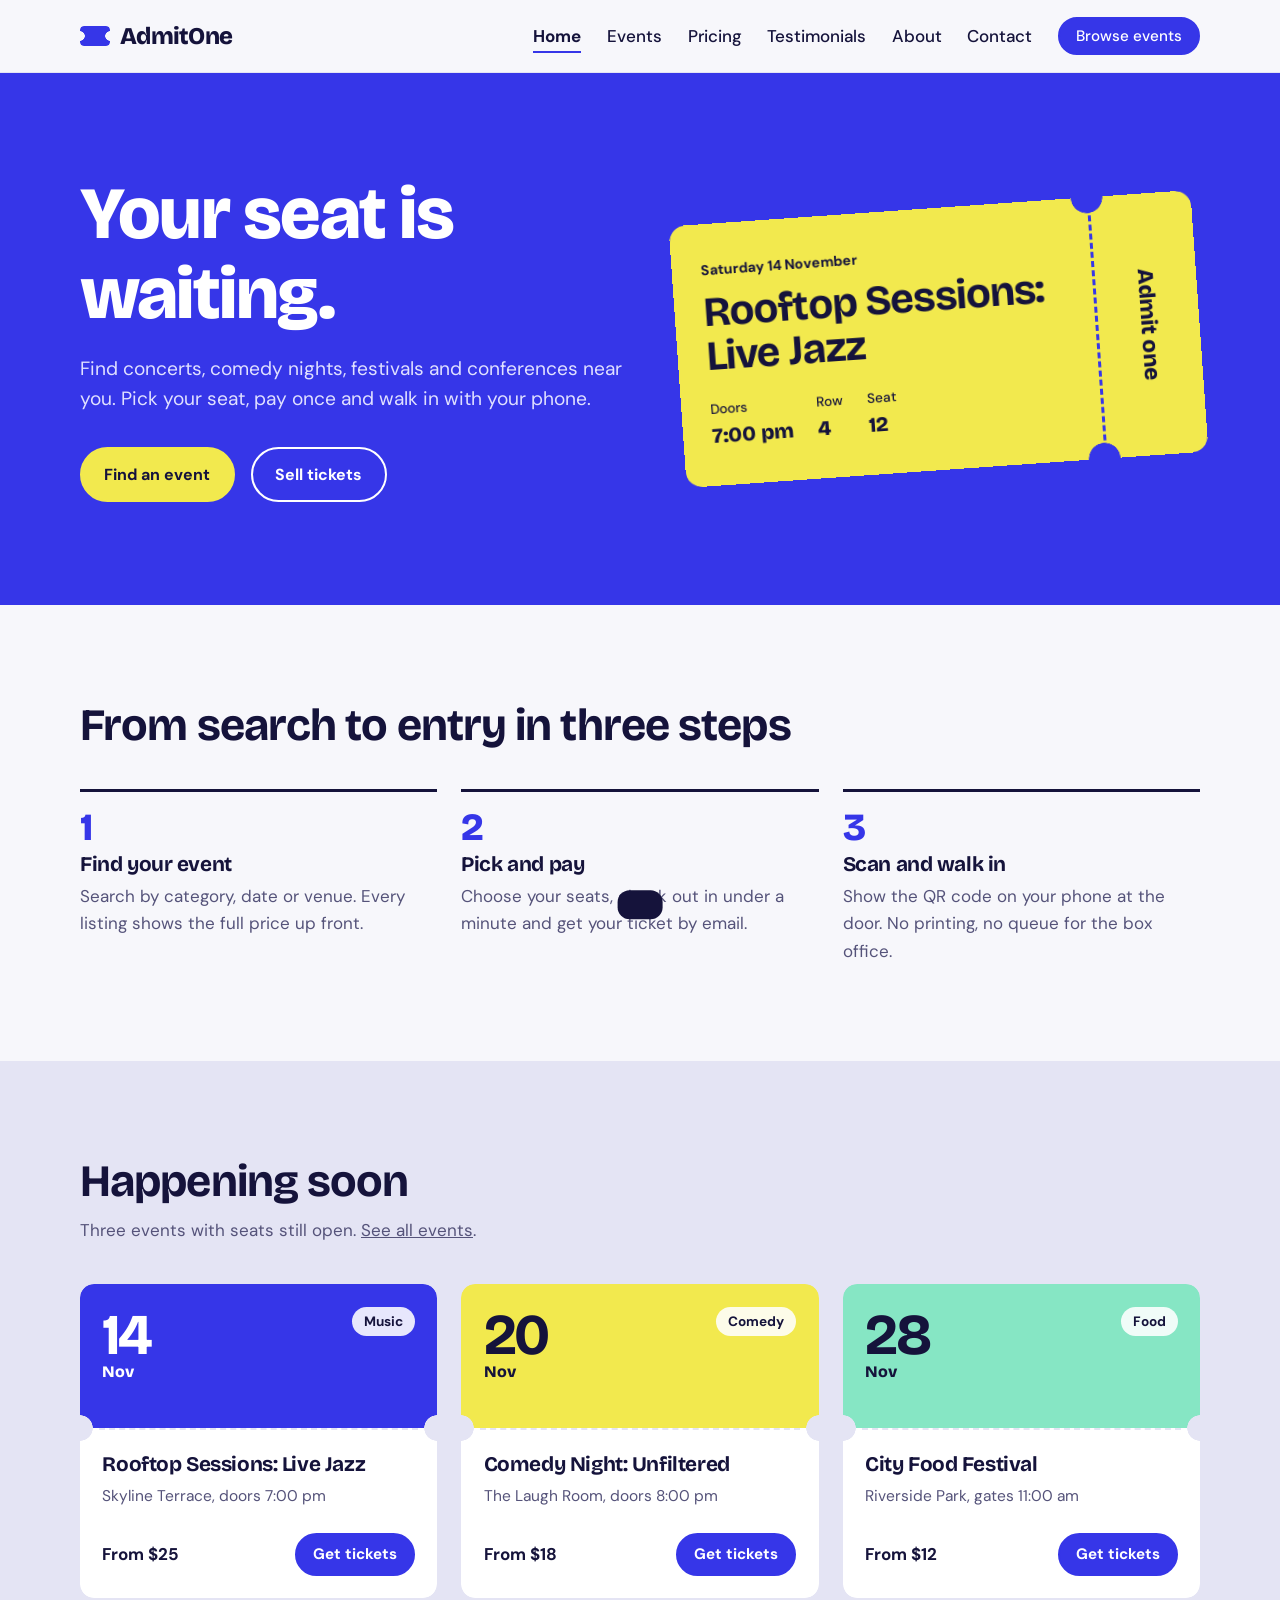
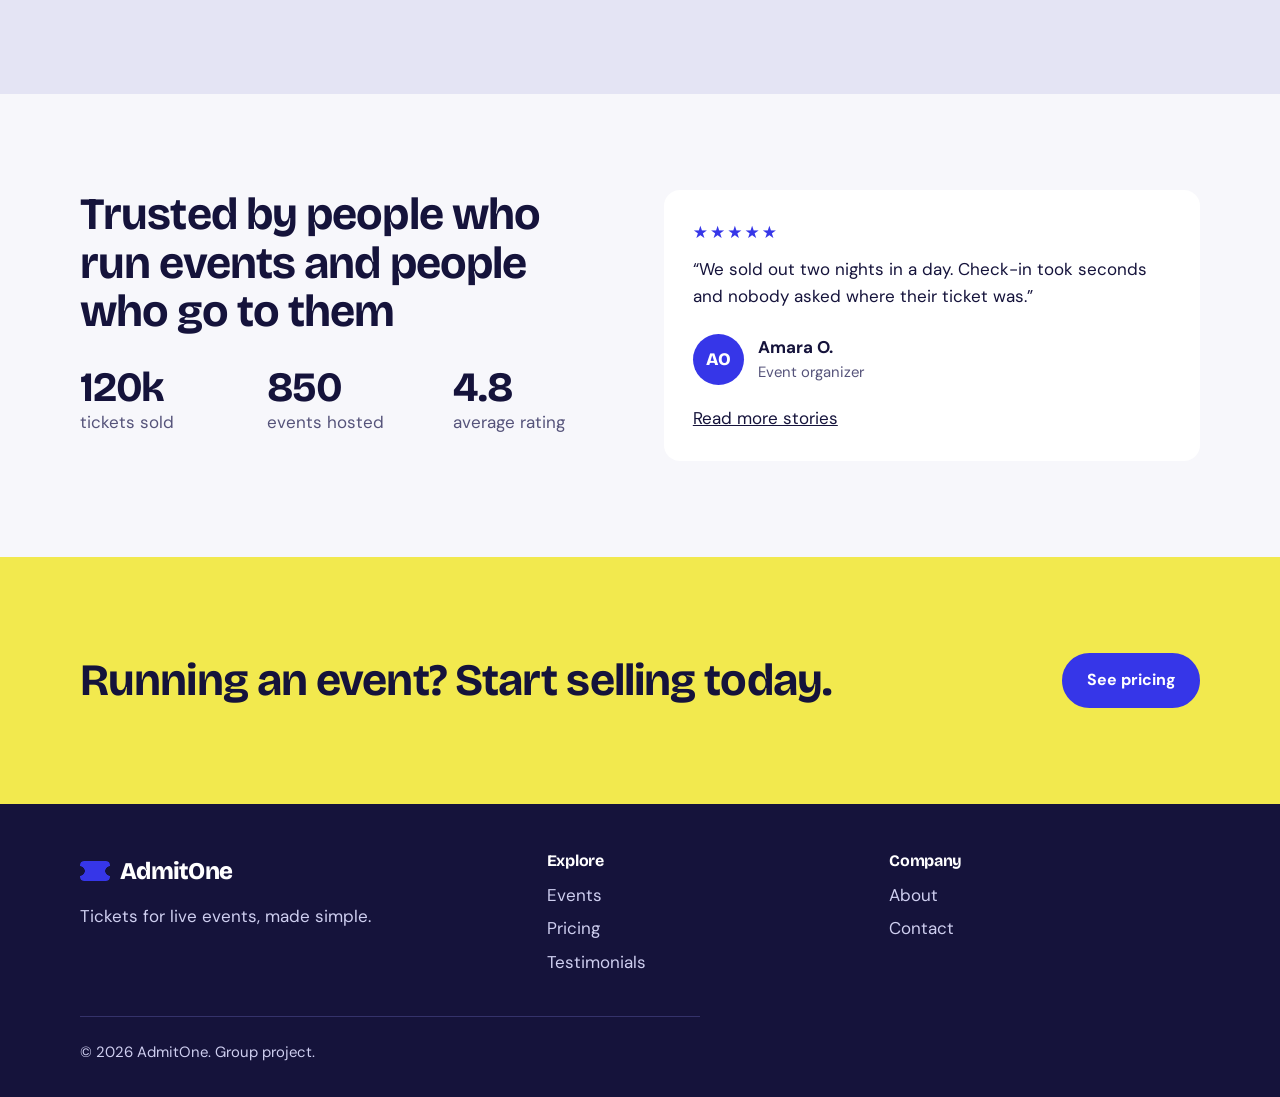
<file: index.html>
<!DOCTYPE html>
<html lang="en">
<head>
  <meta charset="UTF-8">
  <meta name="viewport" content="width=device-width, initial-scale=1">
  <title>AdmitOne | Tickets for live events</title>
  <meta name="description" content="Find live events, buy tickets in minutes and get in with your phone.">
  <link rel="preconnect" href="https://fonts.googleapis.com">
  <link rel="preconnect" href="https://fonts.gstatic.com" crossorigin>
  <link href="https://fonts.googleapis.com/css2?family=Bricolage+Grotesque:opsz,wght@12..96,500;12..96,700;12..96,800&family=DM+Sans:wght@400;500;700&display=swap" rel="stylesheet">
  <link rel="stylesheet" href="css/style.css">
</head>
<body>

  <!-- ===== HEADER (same on every page) ===== -->
  <header class="site-header">
    <nav class="container nav" aria-label="Main">
      <a class="logo" href="index.html"><span class="logo-mark" aria-hidden="true"></span>AdmitOne</a>
      <button class="nav-toggle" aria-expanded="false" aria-controls="nav-links">Menu</button>
      <ul class="nav-links" id="nav-links">
        <li><a href="index.html" aria-current="page">Home</a></li>
        <li><a href="events.html">Events</a></li>
        <li><a href="pricing.html">Pricing</a></li>
        <li><a href="testimonials.html">Testimonials</a></li>
        <li><a href="about.html">About</a></li>
        <li><a href="contact.html">Contact</a></li>
        <li><a class="btn btn-small" href="events.html">Browse events</a></li>
      </ul>
    </nav>
  </header>

  <main>
    <!-- ===== HERO ===== -->
    <section class="hero on-dark">
      <div class="container hero-grid">
        <div>
          <h1>Your seat is waiting.</h1>
          <p>Find concerts, comedy nights, festivals and conferences near you. Pick your seat, pay once and walk in with your phone.</p>
          <div class="hero-actions">
            <a class="btn btn-lemon" href="events.html">Find an event</a>
            <a class="btn btn-outline" href="pricing.html">Sell tickets</a>
          </div>
        </div>

        <div class="stub" aria-label="Example ticket for Rooftop Sessions">
          <div class="stub-main notch-r">
            <small>Saturday 14 November</small>
            <h2>Rooftop Sessions: Live Jazz</h2>
            <dl>
              <div><dt>Doors</dt><dd>7:00 pm</dd></div>
              <div><dt>Row</dt><dd>4</dd></div>
              <div><dt>Seat</dt><dd>12</dd></div>
            </dl>
          </div>
          <div class="stub-side notch-l"><span>Admit one</span></div>
        </div>
      </div>
    </section>

    <!-- ===== HOW IT WORKS ===== -->
    <section class="section">
      <div class="container">
        <div class="section-head">
          <h2>From search to entry in three steps</h2>
        </div>
        <ol class="steps">
          <li>
            <h3>Find your event</h3>
            <p>Search by category, date or venue. Every listing shows the full price up front.</p>
          </li>
          <li>
            <h3>Pick and pay</h3>
            <p>Choose your seats, check out in under a minute and get your ticket by email.</p>
          </li>
          <li>
            <h3>Scan and walk in</h3>
            <p>Show the QR code on your phone at the door. No printing, no queue for the box office.</p>
          </li>
        </ol>
      </div>
    </section>

    <!-- ===== FEATURED EVENTS ===== -->
    <section class="section section-alt">
      <div class="container">
        <div class="section-head">
          <h2>Happening soon</h2>
          <p>Three events with seats still open. <a href="events.html">See all events</a>.</p>
        </div>
        <div class="grid">

          <article class="ticket" data-category="Music">
            <div class="ticket-top notch-b c1">
              <span class="date"><b>14</b>Nov</span><span class="chip">Music</span>
            </div>
            <div class="ticket-body notch-t">
              <h3>Rooftop Sessions: Live Jazz</h3>
              <p class="meta">Skyline Terrace, doors 7:00 pm</p>
              <div class="ticket-foot"><span class="price">From $25</span><a class="btn btn-small" href="#" data-buy>Get tickets</a></div>
            </div>
          </article>

          <article class="ticket" data-category="Comedy">
            <div class="ticket-top notch-b c2">
              <span class="date"><b>20</b>Nov</span><span class="chip">Comedy</span>
            </div>
            <div class="ticket-body notch-t">
              <h3>Comedy Night: Unfiltered</h3>
              <p class="meta">The Laugh Room, doors 8:00 pm</p>
              <div class="ticket-foot"><span class="price">From $18</span><a class="btn btn-small" href="#" data-buy>Get tickets</a></div>
            </div>
          </article>

          <article class="ticket" data-category="Food">
            <div class="ticket-top notch-b c5">
              <span class="date"><b>28</b>Nov</span><span class="chip">Food</span>
            </div>
            <div class="ticket-body notch-t">
              <h3>City Food Festival</h3>
              <p class="meta">Riverside Park, gates 11:00 am</p>
              <div class="ticket-foot"><span class="price">From $12</span><a class="btn btn-small" href="#" data-buy>Get tickets</a></div>
            </div>
          </article>

        </div>
      </div>
    </section>

    <!-- ===== SOCIAL PROOF ===== -->
    <section class="section">
      <div class="container split">
        <div>
          <h2>Trusted by people who run events and people who go to them</h2>
          <div class="stat-row">
            <div class="stat"><b>120k</b><span>tickets sold</span></div>
            <div class="stat"><b>850</b><span>events hosted</span></div>
            <div class="stat"><b>4.8</b><span>average rating</span></div>
          </div>
        </div>
        <div class="card">
          <p class="stars" aria-label="5 out of 5 stars">★★★★★</p>
          <p>“We sold out two nights in a day. Check-in took seconds and nobody asked where their ticket was.”</p>
          <div class="who">
            <div class="avatar c1" aria-hidden="true">AO</div>
            <div><strong>Amara O.</strong><span>Event organizer</span></div>
          </div>
          <p style="margin-top:1.2rem"><a href="testimonials.html">Read more stories</a></p>
        </div>
      </div>
    </section>

    <!-- ===== CTA ===== -->
    <section class="cta section">
      <div class="container">
        <h2>Running an event? Start selling today.</h2>
        <a class="btn" href="pricing.html">See pricing</a>
      </div>
    </section>
  </main>

  <!-- ===== FOOTER (same on every page) ===== -->
  <footer class="site-footer">
    <div class="container">
      <div class="footer-grid">
        <div>
          <a class="logo" href="index.html"><span class="logo-mark" aria-hidden="true"></span>AdmitOne</a>
          <p>Tickets for live events, made simple.</p>
        </div>
        <div>
          <h4>Explore</h4>
          <ul>
            <li><a href="events.html">Events</a></li>
            <li><a href="pricing.html">Pricing</a></li>
            <li><a href="testimonials.html">Testimonials</a></li>
          </ul>
        </div>
        <div>
          <h4>Company</h4>
          <ul>
            <li><a href="about.html">About</a></li>
            <li><a href="contact.html">Contact</a></li>
          </ul>
        </div>
      </div>
      <p class="copyright">© <span class="year">2026</span> AdmitOne. Group project.</p>
    </div>
  </footer>

  <script src="js/main.js"></script>
</body>
</html>
</file>
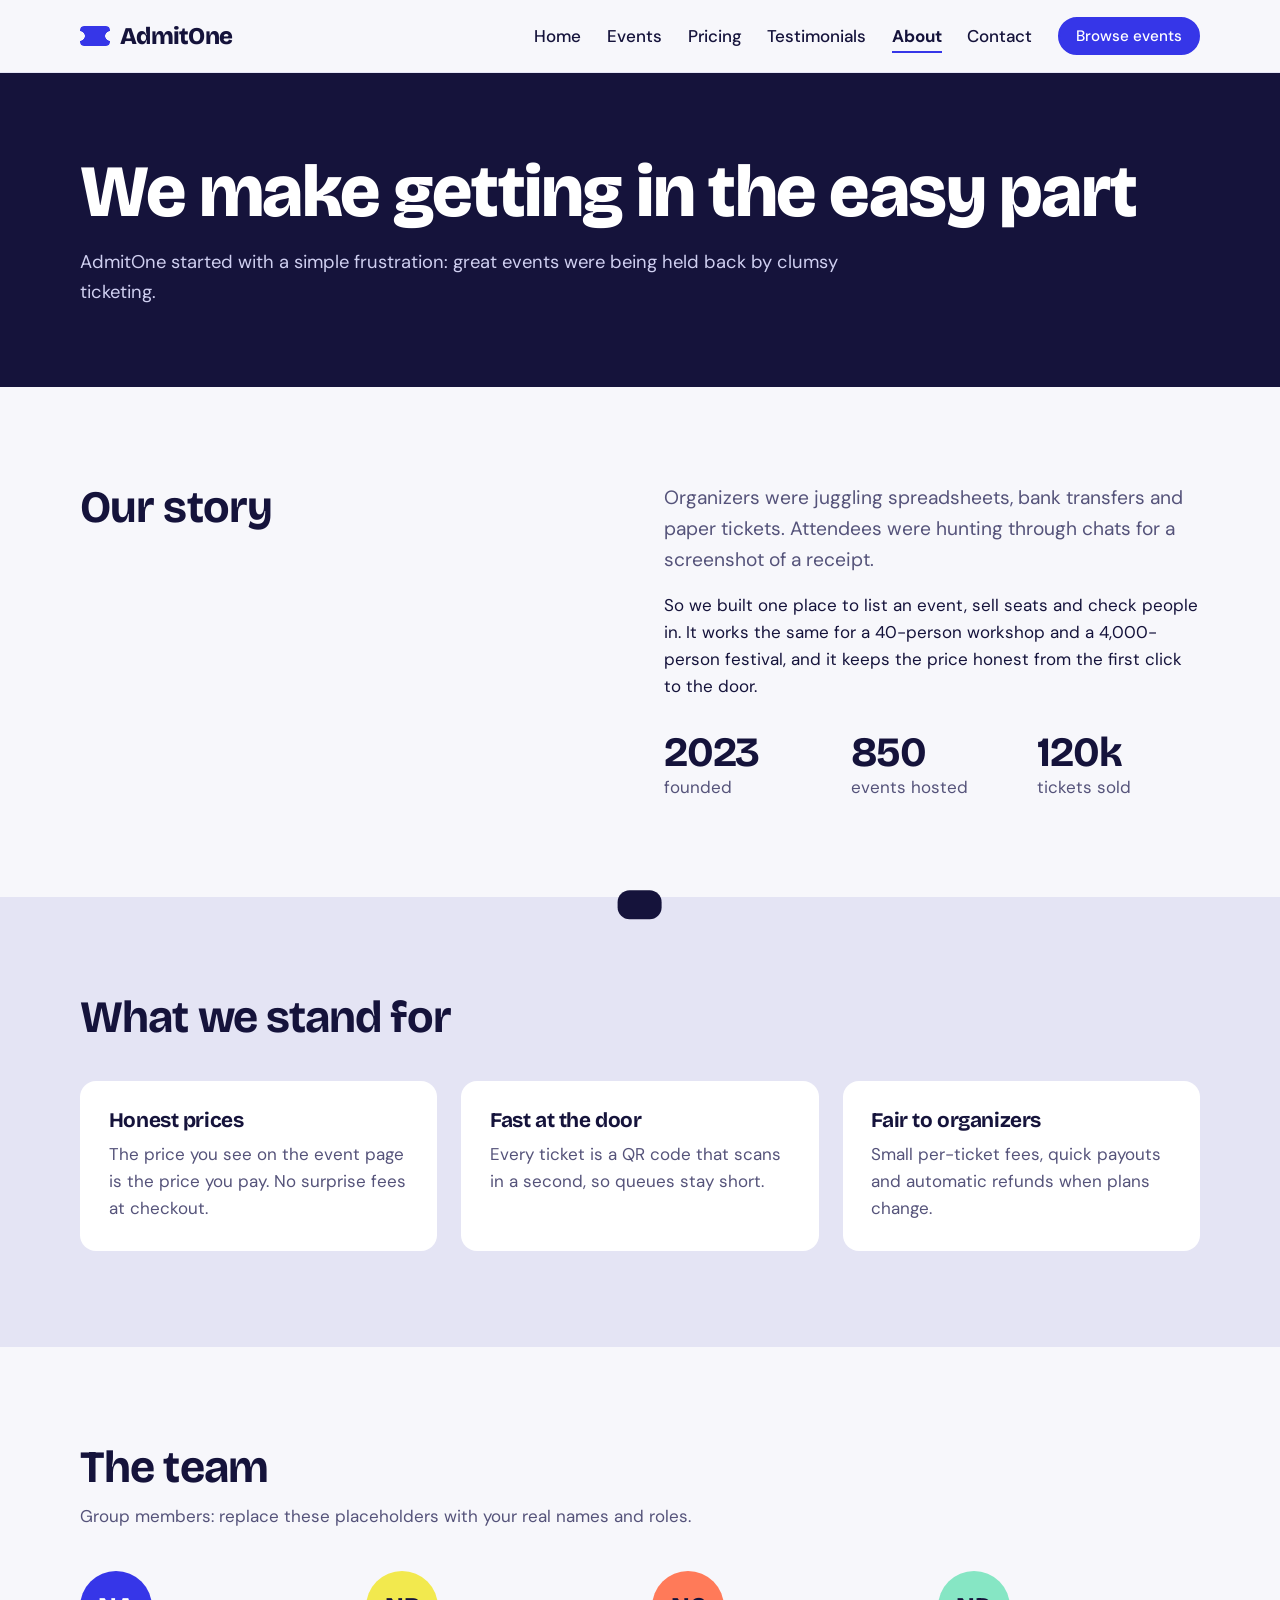
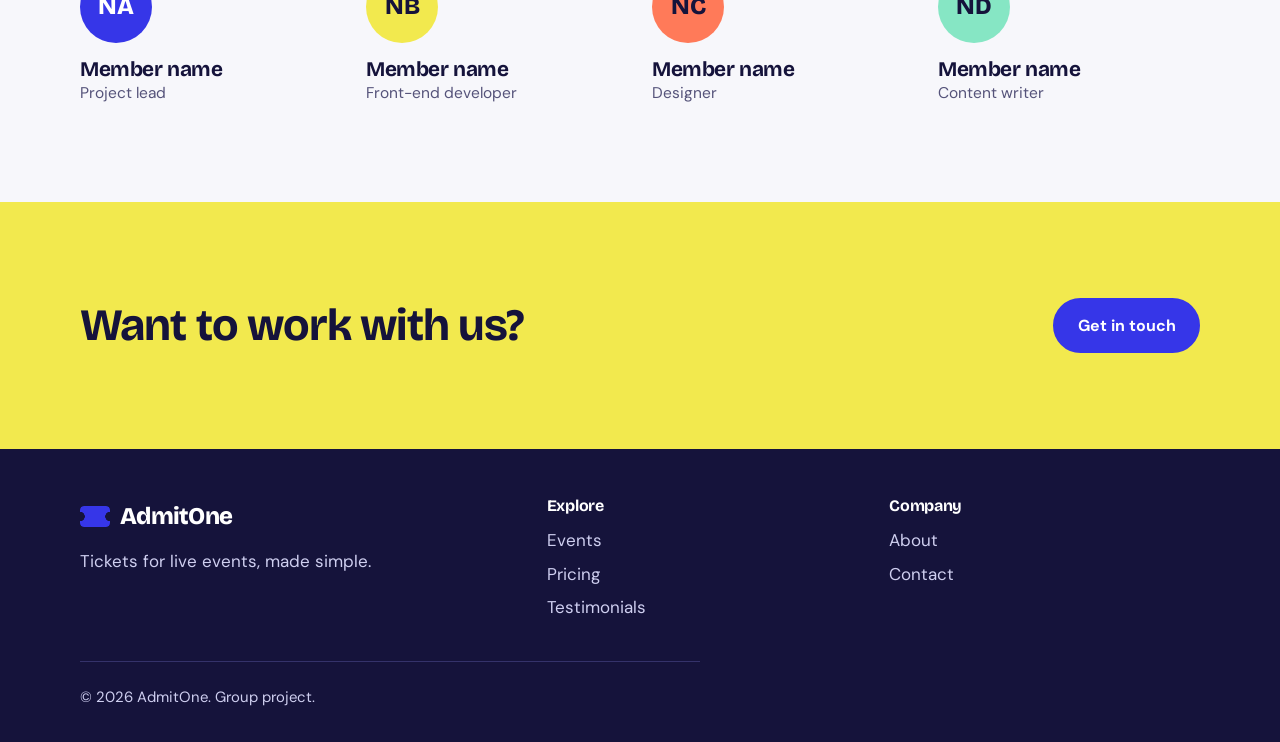
<file: about.html>
<!DOCTYPE html>
<html lang="en">
<head>
  <meta charset="UTF-8">
  <meta name="viewport" content="width=device-width, initial-scale=1">
  <title>About | AdmitOne</title>
  <meta name="description" content="Why we built AdmitOne and the team behind it.">
  <link rel="preconnect" href="https://fonts.googleapis.com">
  <link rel="preconnect" href="https://fonts.gstatic.com" crossorigin>
  <link href="https://fonts.googleapis.com/css2?family=Bricolage+Grotesque:opsz,wght@12..96,500;12..96,700;12..96,800&family=DM+Sans:wght@400;500;700&display=swap" rel="stylesheet">
  <link rel="stylesheet" href="css/style.css">
</head>
<body>

  <!-- ===== HEADER (same on every page) ===== -->
  <header class="site-header">
    <nav class="container nav" aria-label="Main">
      <a class="logo" href="index.html"><span class="logo-mark" aria-hidden="true"></span>AdmitOne</a>
      <button class="nav-toggle" aria-expanded="false" aria-controls="nav-links">Menu</button>
      <ul class="nav-links" id="nav-links">
        <li><a href="index.html">Home</a></li>
        <li><a href="events.html">Events</a></li>
        <li><a href="pricing.html">Pricing</a></li>
        <li><a href="testimonials.html">Testimonials</a></li>
        <li><a href="about.html" aria-current="page">About</a></li>
        <li><a href="contact.html">Contact</a></li>
        <li><a class="btn btn-small" href="events.html">Browse events</a></li>
      </ul>
    </nav>
  </header>

  <main>
    <section class="page-hero on-dark">
      <div class="container">
        <h1>We make getting in the easy part</h1>
        <p>AdmitOne started with a simple frustration: great events were being held back by clumsy ticketing.</p>
      </div>
    </section>

    <section class="section">
      <div class="container split">
        <div>
          <h2>Our story</h2>
        </div>
        <div>
          <p class="lead">Organizers were juggling spreadsheets, bank transfers and paper tickets. Attendees were hunting through chats for a screenshot of a receipt.</p>
          <p style="margin-top:1rem">So we built one place to list an event, sell seats and check people in. It works the same for a 40-person workshop and a 4,000-person festival, and it keeps the price honest from the first click to the door.</p>
          <div class="stat-row">
            <div class="stat"><b>2023</b><span>founded</span></div>
            <div class="stat"><b>850</b><span>events hosted</span></div>
            <div class="stat"><b>120k</b><span>tickets sold</span></div>
          </div>
        </div>
      </div>
    </section>

    <section class="section section-alt">
      <div class="container">
        <div class="section-head"><h2>What we stand for</h2></div>
        <div class="values">
          <div class="card">
            <h3>Honest prices</h3>
            <p>The price you see on the event page is the price you pay. No surprise fees at checkout.</p>
          </div>
          <div class="card">
            <h3>Fast at the door</h3>
            <p>Every ticket is a QR code that scans in a second, so queues stay short.</p>
          </div>
          <div class="card">
            <h3>Fair to organizers</h3>
            <p>Small per-ticket fees, quick payouts and automatic refunds when plans change.</p>
          </div>
        </div>
      </div>
    </section>

    <section class="section">
      <div class="container">
        <div class="section-head">
          <h2>The team</h2>
          <p>Group members: replace these placeholders with your real names and roles.</p>
        </div>
        <div class="team">
          <div>
            <div class="avatar c1" aria-hidden="true">NA</div>
            <h3>Member name</h3>
            <p>Project lead</p>
          </div>
          <div>
            <div class="avatar c2" aria-hidden="true">NB</div>
            <h3>Member name</h3>
            <p>Front-end developer</p>
          </div>
          <div>
            <div class="avatar c4" aria-hidden="true">NC</div>
            <h3>Member name</h3>
            <p>Designer</p>
          </div>
          <div>
            <div class="avatar c5" aria-hidden="true">ND</div>
            <h3>Member name</h3>
            <p>Content writer</p>
          </div>
        </div>
      </div>
    </section>

    <section class="cta section">
      <div class="container">
        <h2>Want to work with us?</h2>
        <a class="btn" href="contact.html">Get in touch</a>
      </div>
    </section>
  </main>

  <!-- ===== FOOTER (same on every page) ===== -->
  <footer class="site-footer">
    <div class="container">
      <div class="footer-grid">
        <div>
          <a class="logo" href="index.html"><span class="logo-mark" aria-hidden="true"></span>AdmitOne</a>
          <p>Tickets for live events, made simple.</p>
        </div>
        <div>
          <h4>Explore</h4>
          <ul>
            <li><a href="events.html">Events</a></li>
            <li><a href="pricing.html">Pricing</a></li>
            <li><a href="testimonials.html">Testimonials</a></li>
          </ul>
        </div>
        <div>
          <h4>Company</h4>
          <ul>
            <li><a href="about.html">About</a></li>
            <li><a href="contact.html">Contact</a></li>
          </ul>
        </div>
      </div>
      <p class="copyright">© <span class="year">2026</span> AdmitOne. Group project.</p>
    </div>
  </footer>

  <script src="js/main.js"></script>
</body>
</html>
</file>
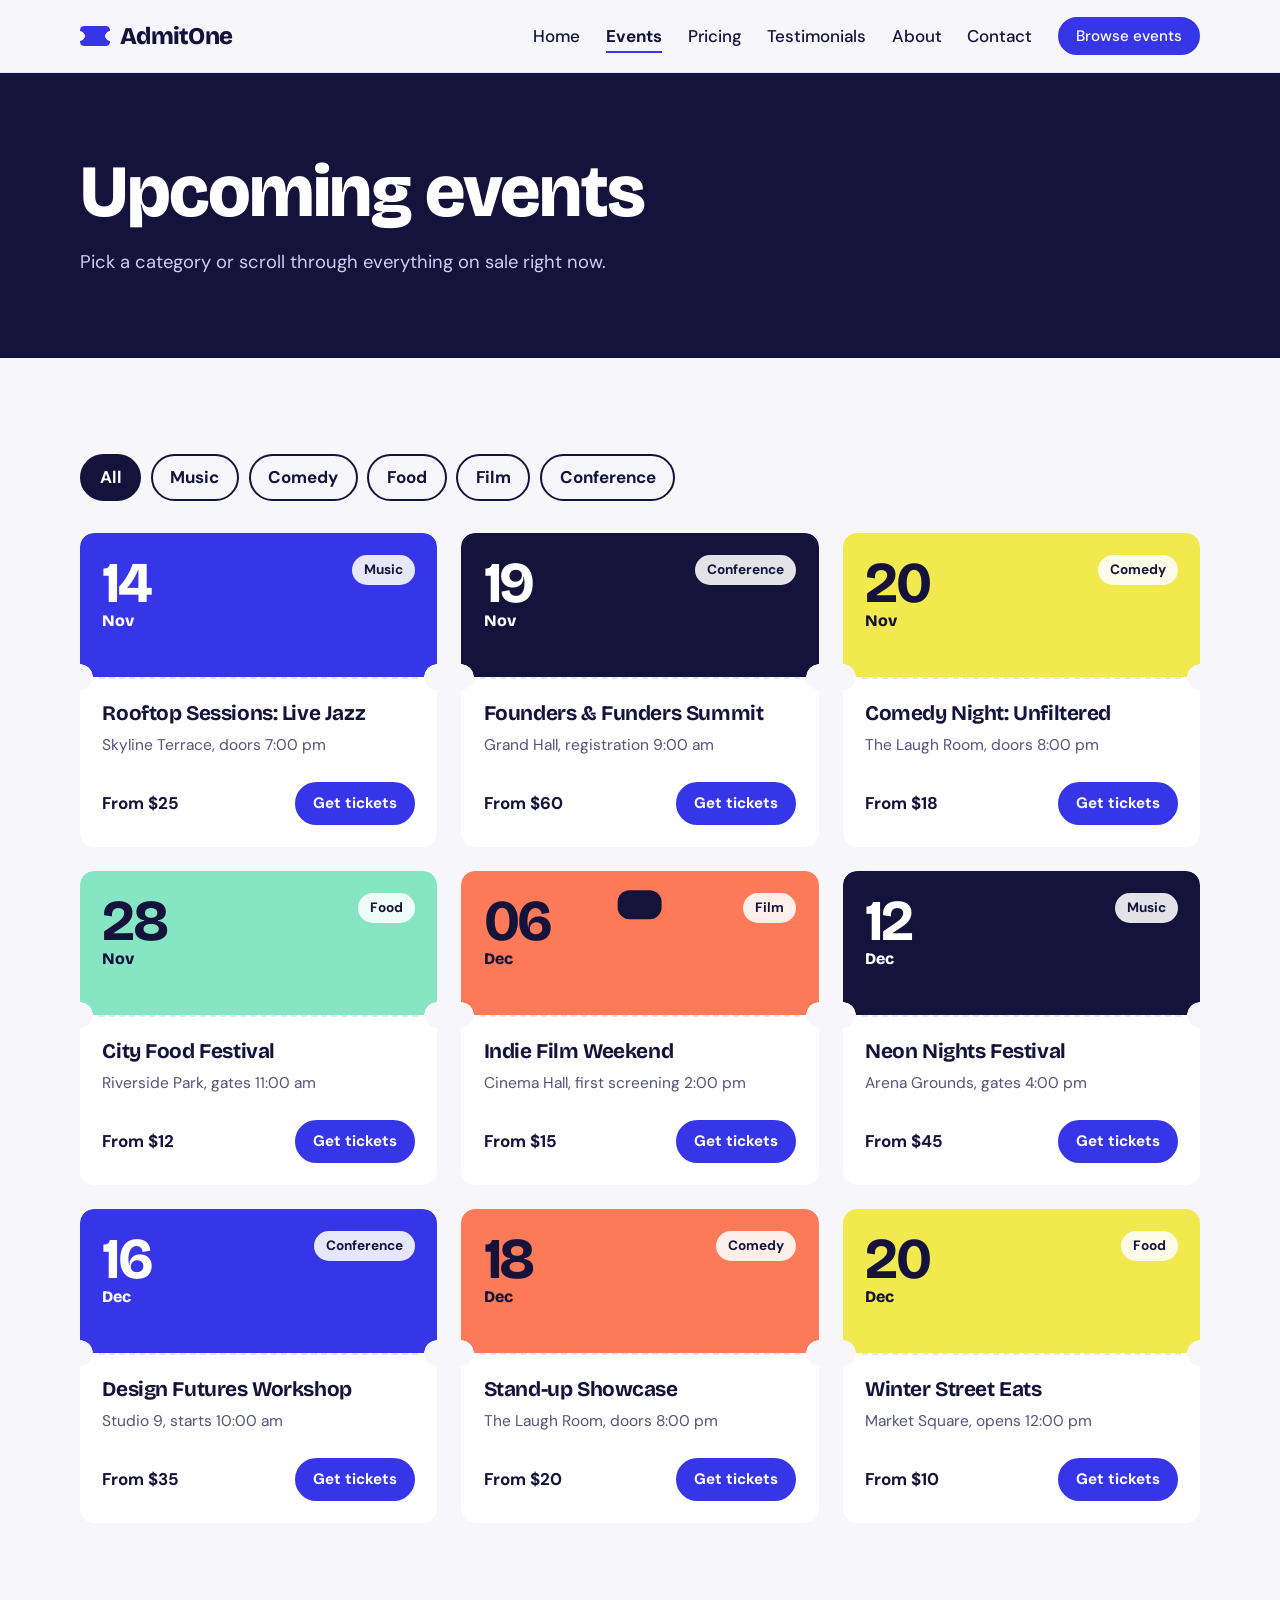
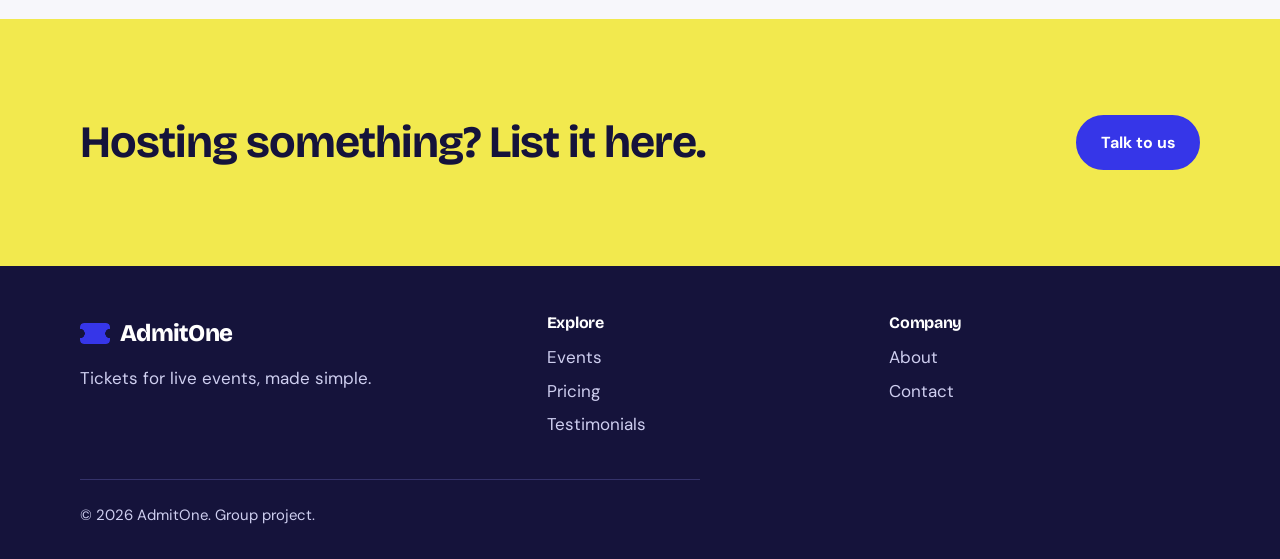
<file: events.html>
<!DOCTYPE html>
<html lang="en">
<head>
  <meta charset="UTF-8">
  <meta name="viewport" content="width=device-width, initial-scale=1">
  <title>Events | AdmitOne</title>
  <meta name="description" content="Browse upcoming concerts, comedy, food festivals, film and conferences.">
  <link rel="preconnect" href="https://fonts.googleapis.com">
  <link rel="preconnect" href="https://fonts.gstatic.com" crossorigin>
  <link href="https://fonts.googleapis.com/css2?family=Bricolage+Grotesque:opsz,wght@12..96,500;12..96,700;12..96,800&family=DM+Sans:wght@400;500;700&display=swap" rel="stylesheet">
  <link rel="stylesheet" href="css/style.css">
</head>
<body>

  <!-- ===== HEADER (same on every page) ===== -->
  <header class="site-header">
    <nav class="container nav" aria-label="Main">
      <a class="logo" href="index.html"><span class="logo-mark" aria-hidden="true"></span>AdmitOne</a>
      <button class="nav-toggle" aria-expanded="false" aria-controls="nav-links">Menu</button>
      <ul class="nav-links" id="nav-links">
        <li><a href="index.html">Home</a></li>
        <li><a href="events.html" aria-current="page">Events</a></li>
        <li><a href="pricing.html">Pricing</a></li>
        <li><a href="testimonials.html">Testimonials</a></li>
        <li><a href="about.html">About</a></li>
        <li><a href="contact.html">Contact</a></li>
        <li><a class="btn btn-small" href="events.html">Browse events</a></li>
      </ul>
    </nav>
  </header>

  <main>
    <section class="page-hero on-dark">
      <div class="container">
        <h1>Upcoming events</h1>
        <p>Pick a category or scroll through everything on sale right now.</p>
      </div>
    </section>

    <section class="section">
      <div class="container">

        <!-- Filter buttons: data-filter must match the data-category on each card -->
        <div class="filters" role="group" aria-label="Filter events by category">
          <button class="filter" data-filter="All" aria-pressed="true">All</button>
          <button class="filter" data-filter="Music" aria-pressed="false">Music</button>
          <button class="filter" data-filter="Comedy" aria-pressed="false">Comedy</button>
          <button class="filter" data-filter="Food" aria-pressed="false">Food</button>
          <button class="filter" data-filter="Film" aria-pressed="false">Film</button>
          <button class="filter" data-filter="Conference" aria-pressed="false">Conference</button>
        </div>

        <div class="grid" id="event-grid">

          <article class="ticket" data-category="Music">
            <div class="ticket-top notch-b c1"><span class="date"><b>14</b>Nov</span><span class="chip">Music</span></div>
            <div class="ticket-body notch-t">
              <h3>Rooftop Sessions: Live Jazz</h3>
              <p class="meta">Skyline Terrace, doors 7:00 pm</p>
              <div class="ticket-foot"><span class="price">From $25</span><a class="btn btn-small" href="#" data-buy>Get tickets</a></div>
            </div>
          </article>

          <article class="ticket" data-category="Conference">
            <div class="ticket-top notch-b c3"><span class="date"><b>19</b>Nov</span><span class="chip">Conference</span></div>
            <div class="ticket-body notch-t">
              <h3>Founders &amp; Funders Summit</h3>
              <p class="meta">Grand Hall, registration 9:00 am</p>
              <div class="ticket-foot"><span class="price">From $60</span><a class="btn btn-small" href="#" data-buy>Get tickets</a></div>
            </div>
          </article>

          <article class="ticket" data-category="Comedy">
            <div class="ticket-top notch-b c2"><span class="date"><b>20</b>Nov</span><span class="chip">Comedy</span></div>
            <div class="ticket-body notch-t">
              <h3>Comedy Night: Unfiltered</h3>
              <p class="meta">The Laugh Room, doors 8:00 pm</p>
              <div class="ticket-foot"><span class="price">From $18</span><a class="btn btn-small" href="#" data-buy>Get tickets</a></div>
            </div>
          </article>

          <article class="ticket" data-category="Food">
            <div class="ticket-top notch-b c5"><span class="date"><b>28</b>Nov</span><span class="chip">Food</span></div>
            <div class="ticket-body notch-t">
              <h3>City Food Festival</h3>
              <p class="meta">Riverside Park, gates 11:00 am</p>
              <div class="ticket-foot"><span class="price">From $12</span><a class="btn btn-small" href="#" data-buy>Get tickets</a></div>
            </div>
          </article>

          <article class="ticket" data-category="Film">
            <div class="ticket-top notch-b c4"><span class="date"><b>06</b>Dec</span><span class="chip">Film</span></div>
            <div class="ticket-body notch-t">
              <h3>Indie Film Weekend</h3>
              <p class="meta">Cinema Hall, first screening 2:00 pm</p>
              <div class="ticket-foot"><span class="price">From $15</span><a class="btn btn-small" href="#" data-buy>Get tickets</a></div>
            </div>
          </article>

          <article class="ticket" data-category="Music">
            <div class="ticket-top notch-b c3"><span class="date"><b>12</b>Dec</span><span class="chip">Music</span></div>
            <div class="ticket-body notch-t">
              <h3>Neon Nights Festival</h3>
              <p class="meta">Arena Grounds, gates 4:00 pm</p>
              <div class="ticket-foot"><span class="price">From $45</span><a class="btn btn-small" href="#" data-buy>Get tickets</a></div>
            </div>
          </article>

          <article class="ticket" data-category="Conference">
            <div class="ticket-top notch-b c1"><span class="date"><b>16</b>Dec</span><span class="chip">Conference</span></div>
            <div class="ticket-body notch-t">
              <h3>Design Futures Workshop</h3>
              <p class="meta">Studio 9, starts 10:00 am</p>
              <div class="ticket-foot"><span class="price">From $35</span><a class="btn btn-small" href="#" data-buy>Get tickets</a></div>
            </div>
          </article>

          <article class="ticket" data-category="Comedy">
            <div class="ticket-top notch-b c4"><span class="date"><b>18</b>Dec</span><span class="chip">Comedy</span></div>
            <div class="ticket-body notch-t">
              <h3>Stand-up Showcase</h3>
              <p class="meta">The Laugh Room, doors 8:00 pm</p>
              <div class="ticket-foot"><span class="price">From $20</span><a class="btn btn-small" href="#" data-buy>Get tickets</a></div>
            </div>
          </article>

          <article class="ticket" data-category="Food">
            <div class="ticket-top notch-b c2"><span class="date"><b>20</b>Dec</span><span class="chip">Food</span></div>
            <div class="ticket-body notch-t">
              <h3>Winter Street Eats</h3>
              <p class="meta">Market Square, opens 12:00 pm</p>
              <div class="ticket-foot"><span class="price">From $10</span><a class="btn btn-small" href="#" data-buy>Get tickets</a></div>
            </div>
          </article>

        </div>
        <p class="empty">No events in this category yet. Try another one.</p>
      </div>
    </section>

    <section class="cta section">
      <div class="container">
        <h2>Hosting something? List it here.</h2>
        <a class="btn" href="contact.html">Talk to us</a>
      </div>
    </section>
  </main>

  <!-- ===== FOOTER (same on every page) ===== -->
  <footer class="site-footer">
    <div class="container">
      <div class="footer-grid">
        <div>
          <a class="logo" href="index.html"><span class="logo-mark" aria-hidden="true"></span>AdmitOne</a>
          <p>Tickets for live events, made simple.</p>
        </div>
        <div>
          <h4>Explore</h4>
          <ul>
            <li><a href="events.html">Events</a></li>
            <li><a href="pricing.html">Pricing</a></li>
            <li><a href="testimonials.html">Testimonials</a></li>
          </ul>
        </div>
        <div>
          <h4>Company</h4>
          <ul>
            <li><a href="about.html">About</a></li>
            <li><a href="contact.html">Contact</a></li>
          </ul>
        </div>
      </div>
      <p class="copyright">© <span class="year">2026</span> AdmitOne. Group project.</p>
    </div>
  </footer>

  <script src="js/main.js"></script>
</body>
</html>
</file>
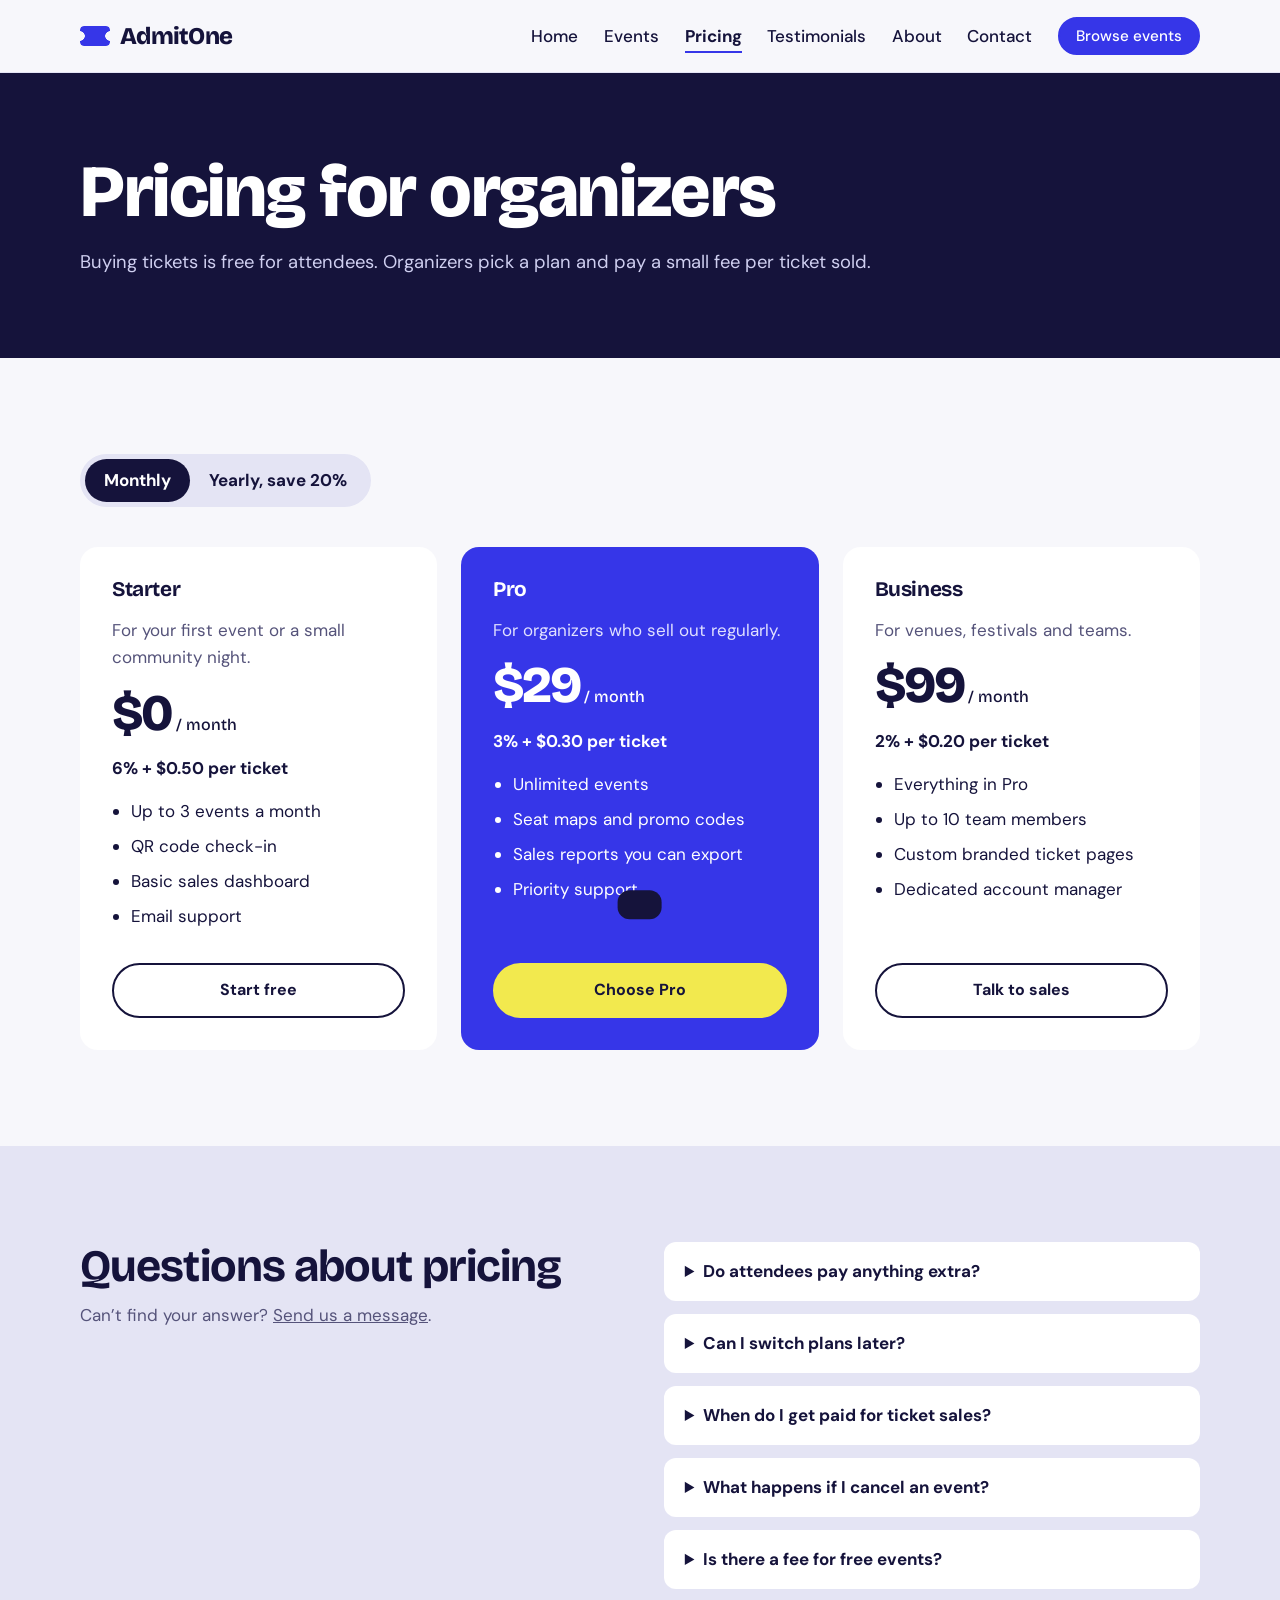
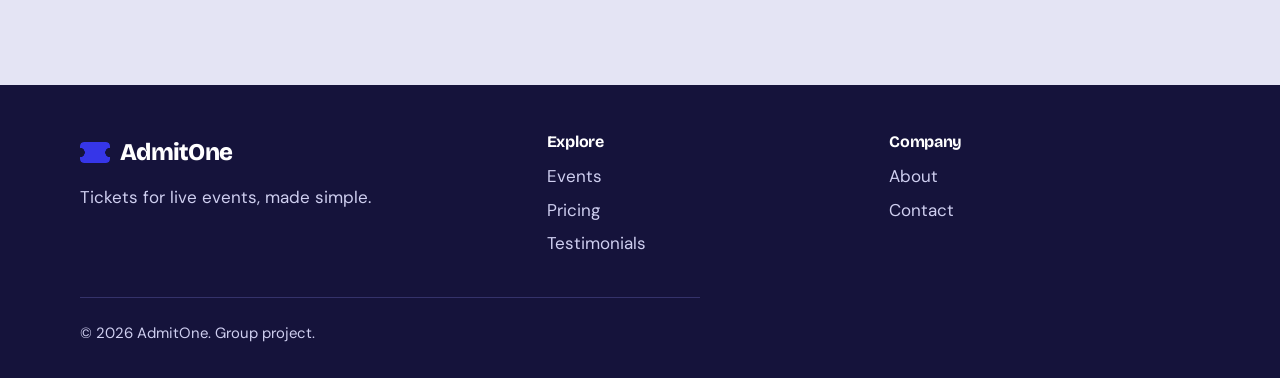
<file: pricing.html>
<!DOCTYPE html>
<html lang="en">
<head>
  <meta charset="UTF-8">
  <meta name="viewport" content="width=device-width, initial-scale=1">
  <title>Pricing | AdmitOne</title>
  <meta name="description" content="Simple ticketing plans for event organizers. Attendees always buy tickets for free.">
  <link rel="preconnect" href="https://fonts.googleapis.com">
  <link rel="preconnect" href="https://fonts.gstatic.com" crossorigin>
  <link href="https://fonts.googleapis.com/css2?family=Bricolage+Grotesque:opsz,wght@12..96,500;12..96,700;12..96,800&family=DM+Sans:wght@400;500;700&display=swap" rel="stylesheet">
  <link rel="stylesheet" href="css/style.css">
</head>
<body>

  <!-- ===== HEADER (same on every page) ===== -->
  <header class="site-header">
    <nav class="container nav" aria-label="Main">
      <a class="logo" href="index.html"><span class="logo-mark" aria-hidden="true"></span>AdmitOne</a>
      <button class="nav-toggle" aria-expanded="false" aria-controls="nav-links">Menu</button>
      <ul class="nav-links" id="nav-links">
        <li><a href="index.html">Home</a></li>
        <li><a href="events.html">Events</a></li>
        <li><a href="pricing.html" aria-current="page">Pricing</a></li>
        <li><a href="testimonials.html">Testimonials</a></li>
        <li><a href="about.html">About</a></li>
        <li><a href="contact.html">Contact</a></li>
        <li><a class="btn btn-small" href="events.html">Browse events</a></li>
      </ul>
    </nav>
  </header>

  <main>
    <section class="page-hero on-dark">
      <div class="container">
        <h1>Pricing for organizers</h1>
        <p>Buying tickets is free for attendees. Organizers pick a plan and pay a small fee per ticket sold.</p>
      </div>
    </section>

    <section class="section">
      <div class="container">

        <div class="billing" role="group" aria-label="Billing period">
          <button data-billing="monthly" aria-pressed="true">Monthly</button>
          <button data-billing="yearly" aria-pressed="false">Yearly, save 20%</button>
        </div>

        <div class="plans">

          <article class="plan">
            <h3>Starter</h3>
            <p class="desc">For your first event or a small community night.</p>
            <p class="amount">$<span data-monthly="0" data-yearly="0">0</span><small> / month</small></p>
            <p class="fee">6% + $0.50 per ticket</p>
            <ul>
              <li>Up to 3 events a month</li>
              <li>QR code check-in</li>
              <li>Basic sales dashboard</li>
              <li>Email support</li>
            </ul>
            <a class="btn btn-outline" href="contact.html">Start free</a>
          </article>

          <article class="plan featured">
            <h3>Pro</h3>
            <p class="desc">For organizers who sell out regularly.</p>
            <p class="amount">$<span data-monthly="29" data-yearly="23">29</span><small> / month</small></p>
            <p class="fee">3% + $0.30 per ticket</p>
            <ul>
              <li>Unlimited events</li>
              <li>Seat maps and promo codes</li>
              <li>Sales reports you can export</li>
              <li>Priority support</li>
            </ul>
            <a class="btn" href="contact.html">Choose Pro</a>
          </article>

          <article class="plan">
            <h3>Business</h3>
            <p class="desc">For venues, festivals and teams.</p>
            <p class="amount">$<span data-monthly="99" data-yearly="79">99</span><small> / month</small></p>
            <p class="fee">2% + $0.20 per ticket</p>
            <ul>
              <li>Everything in Pro</li>
              <li>Up to 10 team members</li>
              <li>Custom branded ticket pages</li>
              <li>Dedicated account manager</li>
            </ul>
            <a class="btn btn-outline" href="contact.html">Talk to sales</a>
          </article>

        </div>
      </div>
    </section>

    <section class="section section-alt">
      <div class="container split">
        <div class="section-head">
          <h2>Questions about pricing</h2>
          <p>Can’t find your answer? <a href="contact.html">Send us a message</a>.</p>
        </div>
        <div>
          <details>
            <summary>Do attendees pay anything extra?</summary>
            <p>No. The price on the event page is the price at checkout. Per-ticket fees are paid by the organizer.</p>
          </details>
          <details>
            <summary>Can I switch plans later?</summary>
            <p>Yes. Upgrade or downgrade at any time. Changes apply from your next billing date.</p>
          </details>
          <details>
            <summary>When do I get paid for ticket sales?</summary>
            <p>Payouts are sent two working days after your event ends, minus the per-ticket fee.</p>
          </details>
          <details>
            <summary>What happens if I cancel an event?</summary>
            <p>Every ticket holder is refunded automatically and we waive the per-ticket fee.</p>
          </details>
          <details>
            <summary>Is there a fee for free events?</summary>
            <p>No. Free events carry no per-ticket fee on any plan.</p>
          </details>
        </div>
      </div>
    </section>
  </main>

  <!-- ===== FOOTER (same on every page) ===== -->
  <footer class="site-footer">
    <div class="container">
      <div class="footer-grid">
        <div>
          <a class="logo" href="index.html"><span class="logo-mark" aria-hidden="true"></span>AdmitOne</a>
          <p>Tickets for live events, made simple.</p>
        </div>
        <div>
          <h4>Explore</h4>
          <ul>
            <li><a href="events.html">Events</a></li>
            <li><a href="pricing.html">Pricing</a></li>
            <li><a href="testimonials.html">Testimonials</a></li>
          </ul>
        </div>
        <div>
          <h4>Company</h4>
          <ul>
            <li><a href="about.html">About</a></li>
            <li><a href="contact.html">Contact</a></li>
          </ul>
        </div>
      </div>
      <p class="copyright">© <span class="year">2026</span> AdmitOne. Group project.</p>
    </div>
  </footer>

  <script src="js/main.js"></script>
</body>
</html>
</file>
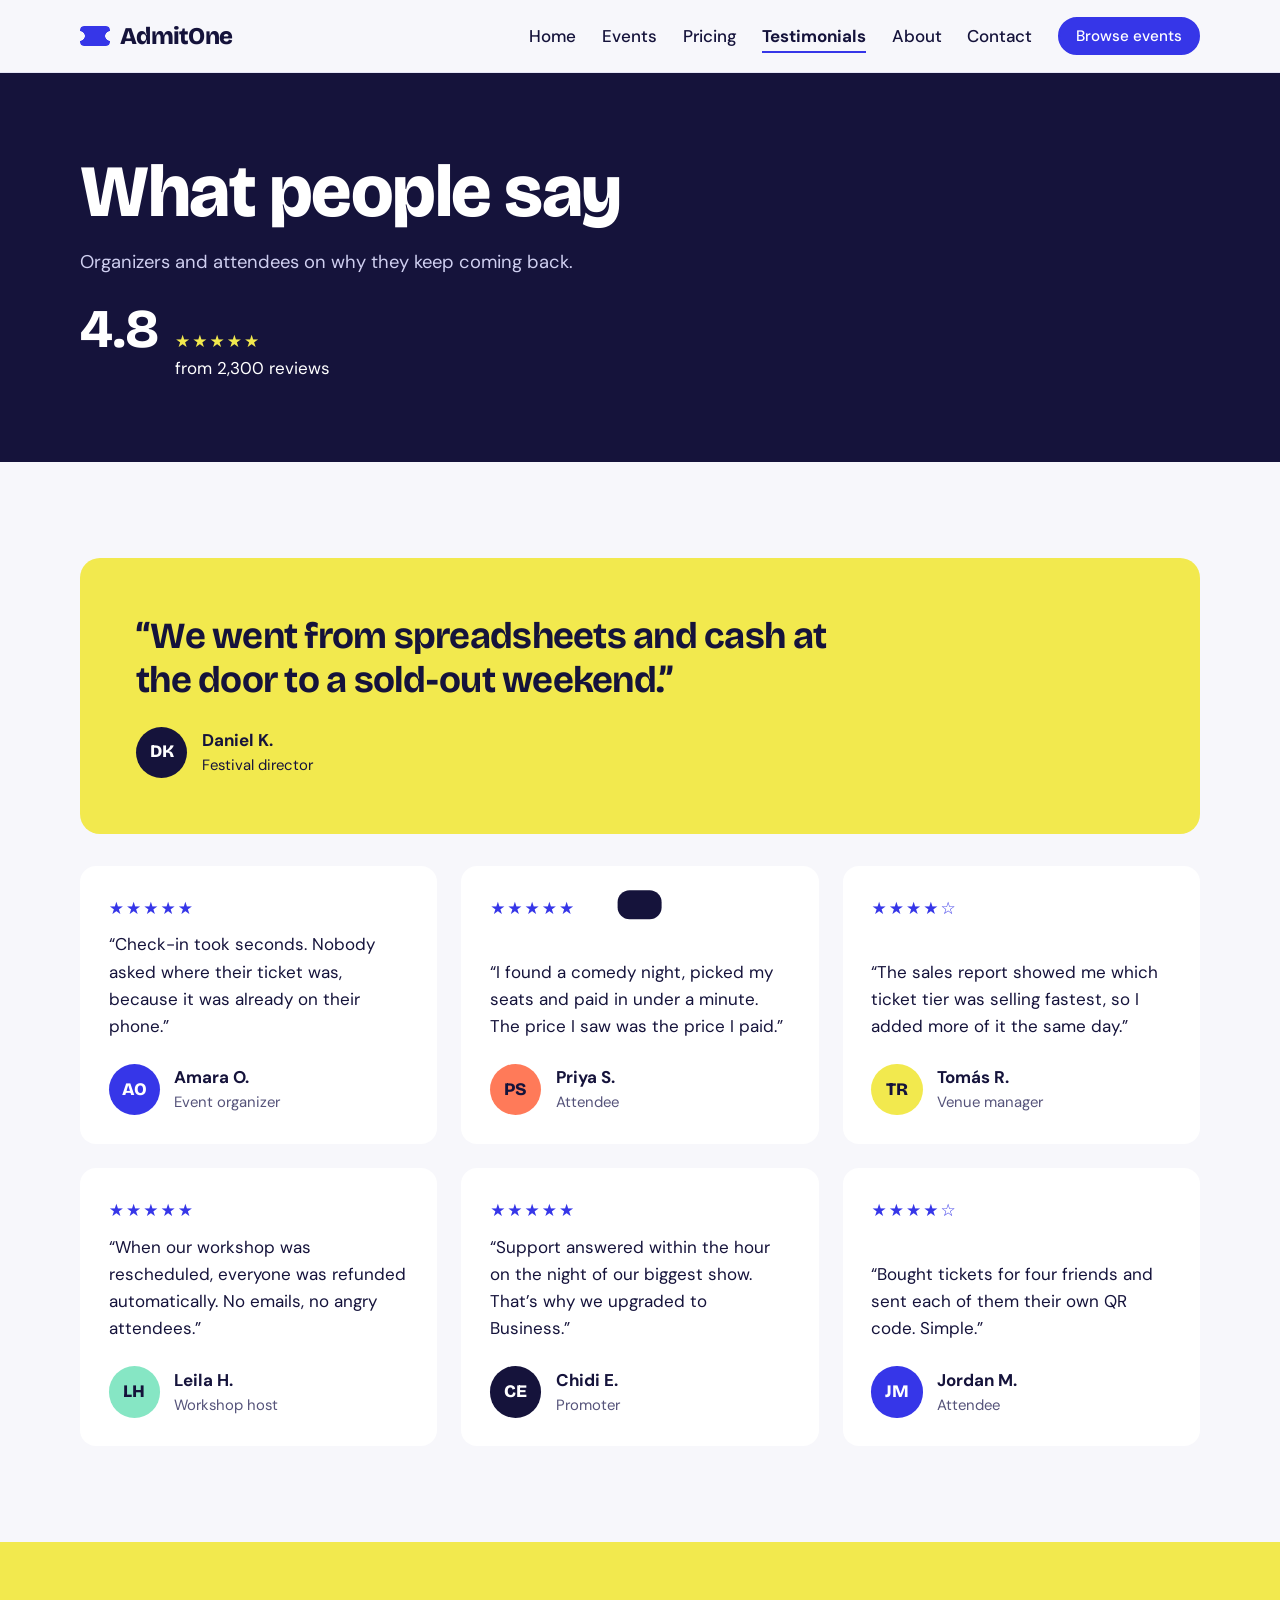
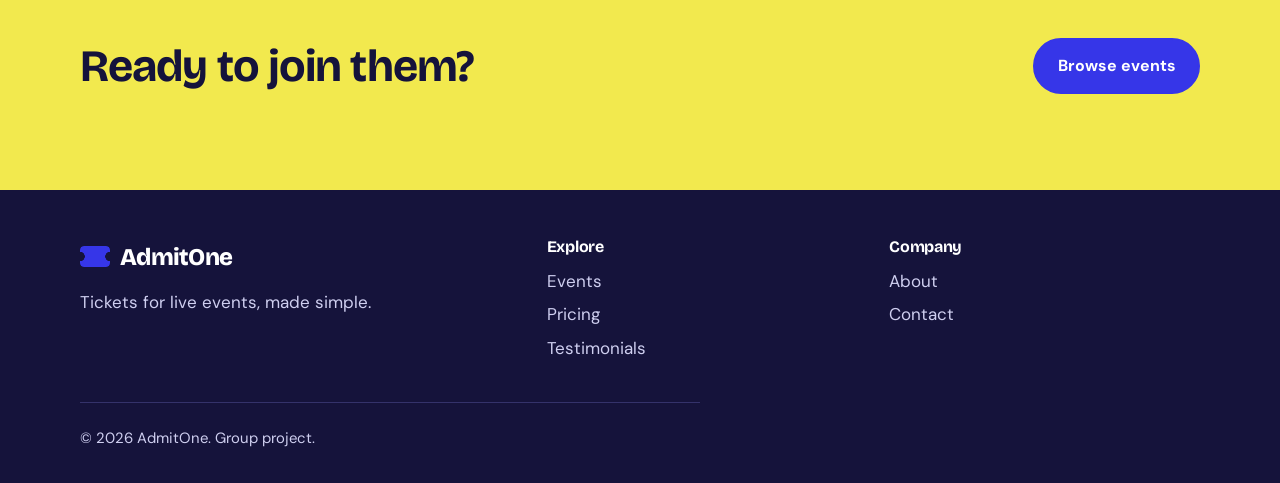
<file: testimonials.html>
<!DOCTYPE html>
<html lang="en">
<head>
  <meta charset="UTF-8">
  <meta name="viewport" content="width=device-width, initial-scale=1">
  <title>Testimonials | AdmitOne</title>
  <meta name="description" content="What organizers and attendees say about AdmitOne.">
  <link rel="preconnect" href="https://fonts.googleapis.com">
  <link rel="preconnect" href="https://fonts.gstatic.com" crossorigin>
  <link href="https://fonts.googleapis.com/css2?family=Bricolage+Grotesque:opsz,wght@12..96,500;12..96,700;12..96,800&family=DM+Sans:wght@400;500;700&display=swap" rel="stylesheet">
  <link rel="stylesheet" href="css/style.css">
</head>
<body>

  <!-- ===== HEADER (same on every page) ===== -->
  <header class="site-header">
    <nav class="container nav" aria-label="Main">
      <a class="logo" href="index.html"><span class="logo-mark" aria-hidden="true"></span>AdmitOne</a>
      <button class="nav-toggle" aria-expanded="false" aria-controls="nav-links">Menu</button>
      <ul class="nav-links" id="nav-links">
        <li><a href="index.html">Home</a></li>
        <li><a href="events.html">Events</a></li>
        <li><a href="pricing.html">Pricing</a></li>
        <li><a href="testimonials.html" aria-current="page">Testimonials</a></li>
        <li><a href="about.html">About</a></li>
        <li><a href="contact.html">Contact</a></li>
        <li><a class="btn btn-small" href="events.html">Browse events</a></li>
      </ul>
    </nav>
  </header>

  <main>
    <section class="page-hero on-dark">
      <div class="container">
        <h1>What people say</h1>
        <p>Organizers and attendees on why they keep coming back.</p>
        <div class="rating" style="margin-top:1.5rem">
          <b>4.8</b>
          <span><span class="stars" style="color:var(--lemon)" aria-label="4.8 out of 5 stars">★★★★★</span><br>from 2,300 reviews</span>
        </div>
      </div>
    </section>

    <section class="section">
      <div class="container">

        <!-- Featured quote -->
        <figure class="featured-quote">
          <blockquote>“We went from spreadsheets and cash at the door to a sold-out weekend.”</blockquote>
          <figcaption class="who">
            <div class="avatar c3" aria-hidden="true">DK</div>
            <div><strong>Daniel K.</strong><span>Festival director</span></div>
          </figcaption>
        </figure>

        <!-- Quote grid. Copy a .quote block to add another one. -->
        <div class="quotes" style="margin-top:2rem">

          <figure class="quote">
            <p class="stars" aria-label="5 out of 5 stars">★★★★★</p>
            <p>“Check-in took seconds. Nobody asked where their ticket was, because it was already on their phone.”</p>
            <figcaption class="who">
              <div class="avatar c1" aria-hidden="true">AO</div>
              <div><strong>Amara O.</strong><span>Event organizer</span></div>
            </figcaption>
          </figure>

          <figure class="quote">
            <p class="stars" aria-label="5 out of 5 stars">★★★★★</p>
            <p>“I found a comedy night, picked my seats and paid in under a minute. The price I saw was the price I paid.”</p>
            <figcaption class="who">
              <div class="avatar c4" aria-hidden="true">PS</div>
              <div><strong>Priya S.</strong><span>Attendee</span></div>
            </figcaption>
          </figure>

          <figure class="quote">
            <p class="stars" aria-label="4 out of 5 stars">★★★★☆</p>
            <p>“The sales report showed me which ticket tier was selling fastest, so I added more of it the same day.”</p>
            <figcaption class="who">
              <div class="avatar c2" aria-hidden="true">TR</div>
              <div><strong>Tomás R.</strong><span>Venue manager</span></div>
            </figcaption>
          </figure>

          <figure class="quote">
            <p class="stars" aria-label="5 out of 5 stars">★★★★★</p>
            <p>“When our workshop was rescheduled, everyone was refunded automatically. No emails, no angry attendees.”</p>
            <figcaption class="who">
              <div class="avatar c5" aria-hidden="true">LH</div>
              <div><strong>Leila H.</strong><span>Workshop host</span></div>
            </figcaption>
          </figure>

          <figure class="quote">
            <p class="stars" aria-label="5 out of 5 stars">★★★★★</p>
            <p>“Support answered within the hour on the night of our biggest show. That’s why we upgraded to Business.”</p>
            <figcaption class="who">
              <div class="avatar c3" aria-hidden="true">CE</div>
              <div><strong>Chidi E.</strong><span>Promoter</span></div>
            </figcaption>
          </figure>

          <figure class="quote">
            <p class="stars" aria-label="4 out of 5 stars">★★★★☆</p>
            <p>“Bought tickets for four friends and sent each of them their own QR code. Simple.”</p>
            <figcaption class="who">
              <div class="avatar c1" aria-hidden="true">JM</div>
              <div><strong>Jordan M.</strong><span>Attendee</span></div>
            </figcaption>
          </figure>

        </div>
      </div>
    </section>

    <section class="cta section">
      <div class="container">
        <h2>Ready to join them?</h2>
        <a class="btn" href="events.html">Browse events</a>
      </div>
    </section>
  </main>

  <!-- ===== FOOTER (same on every page) ===== -->
  <footer class="site-footer">
    <div class="container">
      <div class="footer-grid">
        <div>
          <a class="logo" href="index.html"><span class="logo-mark" aria-hidden="true"></span>AdmitOne</a>
          <p>Tickets for live events, made simple.</p>
        </div>
        <div>
          <h4>Explore</h4>
          <ul>
            <li><a href="events.html">Events</a></li>
            <li><a href="pricing.html">Pricing</a></li>
            <li><a href="testimonials.html">Testimonials</a></li>
          </ul>
        </div>
        <div>
          <h4>Company</h4>
          <ul>
            <li><a href="about.html">About</a></li>
            <li><a href="contact.html">Contact</a></li>
          </ul>
        </div>
      </div>
      <p class="copyright">© <span class="year">2026</span> AdmitOne. Group project.</p>
    </div>
  </footer>

  <script src="js/main.js"></script>
</body>
</html>
</file>
<file: css/style.css>
/* =========================================================
   AdmitOne – shared stylesheet (used by every page)
   Please don't edit this file without telling the group,
   because every page depends on it.
   ========================================================= */

:root {
  --ink: #15133b;
  --cobalt: #3636e8;
  --lemon: #f2e94e;
  --coral: #ff7a59;
  --mint: #86e6c4;
  --paper: #f7f7fb;
  --mist: #e4e4f4;
  --white: #ffffff;
  --muted: #55537a;
  --display: "Bricolage Grotesque", "Trebuchet MS", system-ui, sans-serif;
  --body: "DM Sans", system-ui, -apple-system, "Segoe UI", sans-serif;
}

*, *::before, *::after { box-sizing: border-box; margin: 0; }
html { scroll-behavior: smooth; }
body {
  font-family: var(--body);
  font-size: 1.0625rem;
  line-height: 1.6;
  color: var(--ink);
  background: var(--paper);
}
img, svg { max-width: 100%; display: block; }
a { color: inherit; }
h1, h2, h3, h4 { font-family: var(--display); line-height: 1.08; letter-spacing: -0.02em; }
h1 { font-size: clamp(2.6rem, 6vw, 4.6rem); font-weight: 800; }
h2 { font-size: clamp(1.9rem, 3.6vw, 2.8rem); font-weight: 700; }
h3 { font-size: 1.3rem; font-weight: 700; }
p { max-width: 62ch; }
:focus-visible { outline: 3px solid var(--cobalt); outline-offset: 3px; border-radius: 4px; }
.on-dark :focus-visible { outline-color: var(--lemon); }

.container { width: min(100% - 2.5rem, 1120px); margin-inline: auto; }
.section { padding-block: clamp(3.5rem, 8vw, 6rem); }
.section-alt { background: var(--mist); }
.section-head { margin-bottom: 2.5rem; }
.section-head p { color: var(--muted); margin-top: 0.75rem; }
.lead { font-size: 1.2rem; color: var(--muted); }

/* ---------- Buttons ---------- */
.btn {
  display: inline-block;
  padding: 0.8rem 1.4rem;
  border-radius: 999px;
  background: var(--cobalt);
  color: var(--white);
  font-weight: 700;
  text-decoration: none;
  border: 2px solid var(--cobalt);
  cursor: pointer;
  font-family: var(--body);
  font-size: 1rem;
  transition: background 0.15s, color 0.15s;
}
.btn:hover { background: var(--ink); border-color: var(--ink); }
.btn-lemon { background: var(--lemon); border-color: var(--lemon); color: var(--ink); }
.btn-lemon:hover { background: var(--white); border-color: var(--white); color: var(--ink); }
.btn-outline { background: transparent; color: var(--ink); border-color: var(--ink); }
.btn-outline:hover { background: var(--ink); color: var(--white); }
.btn-small { padding: 0.45rem 1rem; font-size: 0.95rem; }

/* ---------- Header / nav ---------- */
.site-header {
  position: sticky; top: 0; z-index: 50;
  background: var(--paper);
  border-bottom: 1px solid var(--mist);
}
.nav { display: flex; align-items: center; justify-content: space-between; gap: 1rem; min-height: 4.5rem; }
.logo {
  display: flex; align-items: center; gap: 0.6rem;
  font-family: var(--display); font-weight: 800; font-size: 1.5rem;
  text-decoration: none; letter-spacing: -0.03em;
}
.logo-mark {
  width: 1.9rem; height: 1.3rem; background: var(--cobalt); border-radius: 4px;
  --n: 5px;
  --m: radial-gradient(circle var(--n) at 0 50%, #0000 calc(var(--n) - .5px), #000 var(--n)),
        radial-gradient(circle var(--n) at 100% 50%, #0000 calc(var(--n) - .5px), #000 var(--n));
  -webkit-mask: var(--m); mask: var(--m);
  -webkit-mask-composite: source-in; mask-composite: intersect;
}
.nav-links { display: flex; align-items: center; gap: 1.6rem; list-style: none; padding: 0; }
.nav-links a { text-decoration: none; font-weight: 500; padding-block: 0.3rem; border-bottom: 2px solid transparent; }
.nav-links a:hover { border-color: var(--mist); }
.nav-links a[aria-current="page"] { border-color: var(--cobalt); font-weight: 700; }
.nav-links .btn { border-bottom: 2px solid var(--cobalt); color: var(--white); }
.nav-toggle {
  display: none; background: none; border: 2px solid var(--ink); border-radius: 8px;
  padding: 0.4rem 0.8rem; font: inherit; font-weight: 700; cursor: pointer; color: var(--ink);
}

/* ---------- Ticket component (the signature element) ---------- */
.ticket { --n: 13px; display: flex; flex-direction: column; }
.notch-b, .notch-t, .notch-r, .notch-l { background: var(--white); }
.notch-b {
  --m: radial-gradient(circle var(--n) at 0 100%, #0000 calc(var(--n) - .5px), #000 var(--n)),
       radial-gradient(circle var(--n) at 100% 100%, #0000 calc(var(--n) - .5px), #000 var(--n));
  -webkit-mask: var(--m); mask: var(--m);
  -webkit-mask-composite: source-in; mask-composite: intersect;
  border-radius: 14px 14px 0 0;
}
.notch-t {
  --m: radial-gradient(circle var(--n) at 0 0, #0000 calc(var(--n) - .5px), #000 var(--n)),
       radial-gradient(circle var(--n) at 100% 0, #0000 calc(var(--n) - .5px), #000 var(--n));
  -webkit-mask: var(--m); mask: var(--m);
  -webkit-mask-composite: source-in; mask-composite: intersect;
  border-radius: 0 0 14px 14px;
}
.notch-r {
  --m: radial-gradient(circle var(--n) at 100% 0, #0000 calc(var(--n) - .5px), #000 var(--n)),
       radial-gradient(circle var(--n) at 100% 100%, #0000 calc(var(--n) - .5px), #000 var(--n));
  -webkit-mask: var(--m); mask: var(--m);
  -webkit-mask-composite: source-in; mask-composite: intersect;
  border-radius: 16px 0 0 16px;
}
.notch-l {
  --m: radial-gradient(circle var(--n) at 0 0, #0000 calc(var(--n) - .5px), #000 var(--n)),
       radial-gradient(circle var(--n) at 0 100%, #0000 calc(var(--n) - .5px), #000 var(--n));
  -webkit-mask: var(--m); mask: var(--m);
  -webkit-mask-composite: source-in; mask-composite: intersect;
  border-radius: 0 16px 16px 0;
}

.ticket-top { padding: 1.4rem 1.4rem 1.8rem; display: flex; justify-content: space-between; align-items: flex-start; min-height: 9rem; }
.ticket-top .date { font-family: var(--display); font-weight: 800; line-height: 1; font-size: 1rem; }
.ticket-top .date b { display: block; font-size: 3.6rem; letter-spacing: -0.04em; }
.chip { font-size: 0.85rem; font-weight: 700; padding: 0.25rem 0.75rem; border-radius: 999px; background: rgba(255,255,255,.88); color: var(--ink); }
.c1 { background: var(--cobalt); color: var(--white); }
.c2 { background: var(--lemon); color: var(--ink); }
.c3 { background: var(--ink); color: var(--white); }
.c4 { background: var(--coral); color: var(--ink); }
.c5 { background: var(--mint); color: var(--ink); }

.ticket-body { position: relative; padding: 1.6rem 1.4rem 1.4rem; flex: 1; display: flex; flex-direction: column; gap: 0.5rem; }
.ticket-body::before {
  content: ""; position: absolute; top: 0; left: calc(var(--n) + 6px); right: calc(var(--n) + 6px);
  border-top: 2px dashed var(--mist);
}
.ticket-body .meta { color: var(--muted); font-size: 0.97rem; }
.ticket-foot { margin-top: auto; padding-top: 1rem; display: flex; align-items: center; justify-content: space-between; gap: 1rem; }
.price { font-weight: 700; }

.grid { display: grid; gap: 1.5rem; grid-template-columns: repeat(auto-fill, minmax(290px, 1fr)); }

/* ---------- Home hero ---------- */
.hero { background: var(--cobalt); color: var(--white); padding-block: clamp(3.5rem, 8vw, 6.5rem); overflow: hidden; }
.hero-grid { display: grid; gap: 3rem; align-items: center; grid-template-columns: 1.05fr 1fr; }
.hero h1 { margin-bottom: 1.2rem; }
.hero p { font-size: 1.2rem; color: #e0e0ff; margin-bottom: 2rem; }
.hero-actions { display: flex; gap: 1rem; flex-wrap: wrap; }
.hero .btn-outline { color: var(--white); border-color: var(--white); }
.hero .btn-outline:hover { background: var(--white); color: var(--ink); }

.stub { display: flex; transform: rotate(-4deg); --n: 16px; color: var(--ink); animation: drop 0.7s cubic-bezier(.2,.8,.2,1) both; }
.stub-main { background: var(--lemon); flex: 1; padding: 2rem 1.8rem; }
.stub-side {
  background: var(--lemon); width: 6.5rem; display: flex; align-items: center; justify-content: center;
  border-left: 3px dashed var(--cobalt); position: relative;
}
.stub-side span { writing-mode: vertical-rl; font-family: var(--display); font-weight: 800; font-size: 1.4rem; }
.stub-main small { font-weight: 700; }
.stub-main h2 { font-size: clamp(1.8rem, 3.4vw, 2.6rem); margin: 0.4rem 0 1.2rem; }
.stub-main dl { display: grid; grid-template-columns: repeat(3, auto); gap: 0.5rem 1.5rem; justify-content: start; }
.stub-main dt { font-size: 0.85rem; font-weight: 500; }
.stub-main dd { font-family: var(--display); font-weight: 800; font-size: 1.3rem; margin: 0; }
@keyframes drop { from { transform: translateY(-30px) rotate(-9deg); opacity: 0; } to { transform: rotate(-4deg); opacity: 1; } }

/* ---------- Page hero (inner pages) ---------- */
.page-hero { background: var(--ink); color: var(--white); padding-block: clamp(3rem, 7vw, 5rem); }
.page-hero p { color: #cfcff0; margin-top: 1rem; font-size: 1.15rem; }

/* ---------- Steps ---------- */
.steps { display: grid; gap: 1.5rem; grid-template-columns: repeat(auto-fit, minmax(240px, 1fr)); list-style: none; padding: 0; counter-reset: step; }
.steps li { counter-increment: step; border-top: 3px solid var(--ink); padding-top: 1rem; }
.steps li::before { content: counter(step); font-family: var(--display); font-weight: 800; font-size: 2.4rem; color: var(--cobalt); display: block; line-height: 1; margin-bottom: 0.5rem; }
.steps p { color: var(--muted); margin-top: 0.4rem; }

/* ---------- Cards & misc blocks ---------- */
.card { background: var(--white); border-radius: 16px; padding: 1.8rem; }
.split { display: grid; gap: 3rem; grid-template-columns: 1fr 1fr; align-items: start; }
.stat-row { display: grid; gap: 1.5rem; grid-template-columns: repeat(auto-fit, minmax(150px, 1fr)); margin-top: 2rem; }
.stat b { display: block; font-family: var(--display); font-size: 2.6rem; line-height: 1; letter-spacing: -0.03em; }
.stat span { color: var(--muted); }
.values { display: grid; gap: 1.5rem; grid-template-columns: repeat(auto-fit, minmax(260px, 1fr)); }
.values p { color: var(--muted); margin-top: 0.5rem; }
.team { display: grid; gap: 1.5rem; grid-template-columns: repeat(auto-fit, minmax(210px, 1fr)); }
.avatar {
  width: 4.5rem; height: 4.5rem; border-radius: 50%; display: grid; place-items: center;
  font-family: var(--display); font-weight: 800; font-size: 1.5rem; margin-bottom: 1rem;
}
.team p { color: var(--muted); font-size: 0.97rem; }

/* ---------- Filters (events) ---------- */
.filters { display: flex; flex-wrap: wrap; gap: 0.6rem; margin-bottom: 2rem; }
.filter {
  font: inherit; font-weight: 700; padding: 0.5rem 1.1rem; border-radius: 999px; cursor: pointer;
  background: transparent; color: var(--ink); border: 2px solid var(--ink);
}
.filter[aria-pressed="true"] { background: var(--ink); color: var(--white); }
.empty { color: var(--muted); display: none; }

/* ---------- Pricing ---------- */
.billing { display: inline-flex; background: var(--mist); border-radius: 999px; padding: 0.3rem; margin-bottom: 2.5rem; }
.billing button { font: inherit; font-weight: 700; border: 0; background: transparent; padding: 0.5rem 1.2rem; border-radius: 999px; cursor: pointer; color: var(--ink); }
.billing button[aria-pressed="true"] { background: var(--ink); color: var(--white); }
.plans { display: grid; gap: 1.5rem; grid-template-columns: repeat(auto-fit, minmax(270px, 1fr)); align-items: stretch; }
.plan { background: var(--white); border-radius: 18px; padding: 2rem; display: flex; flex-direction: column; gap: 1rem; }
.plan.featured { background: var(--cobalt); color: var(--white); }
.plan .amount { font-family: var(--display); font-weight: 800; font-size: 3.2rem; letter-spacing: -0.04em; line-height: 1; }
.plan .amount small { font-size: 1rem; font-weight: 500; letter-spacing: 0; }
.plan .fee { font-weight: 700; }
.plan ul { padding-left: 1.2rem; display: grid; gap: 0.5rem; margin-bottom: 1rem; }
.plan .btn { margin-top: auto; text-align: center; }
.plan.featured .btn { background: var(--lemon); border-color: var(--lemon); color: var(--ink); }
.plan.featured .btn:hover { background: var(--white); border-color: var(--white); }
.plan.featured .desc { color: #e0e0ff; }
.desc { color: var(--muted); }

details { background: var(--white); border-radius: 12px; padding: 1rem 1.3rem; }
details + details { margin-top: 0.8rem; }
summary { font-weight: 700; cursor: pointer; }
details[open] summary { margin-bottom: 0.6rem; }
details p { color: var(--muted); }

/* ---------- Testimonials ---------- */
.rating { display: flex; align-items: baseline; gap: 1rem; flex-wrap: wrap; }
.rating b { font-family: var(--display); font-size: 3.4rem; line-height: 1; }
.featured-quote { background: var(--lemon); border-radius: 20px; padding: clamp(2rem, 5vw, 3.5rem); }
.featured-quote blockquote { font-family: var(--display); font-size: clamp(1.5rem, 3vw, 2.3rem); font-weight: 700; line-height: 1.2; letter-spacing: -0.02em; max-width: 30ch; }
.who { display: flex; align-items: center; gap: 0.9rem; margin-top: 1.5rem; }
.who .avatar { margin: 0; width: 3.2rem; height: 3.2rem; font-size: 1.1rem; flex: none; }
.who span { display: block; color: var(--muted); font-size: 0.93rem; }
.featured-quote .who span { color: var(--ink); }
.quotes { display: grid; gap: 1.5rem; grid-template-columns: repeat(auto-fill, minmax(300px, 1fr)); }
.quote { background: var(--white); border-radius: 16px; padding: 1.8rem; display: flex; flex-direction: column; }
.quote p { flex: 1; }
.stars { color: var(--cobalt); letter-spacing: 2px; margin-bottom: 0.6rem; }

/* ---------- Contact form ---------- */
.form { display: grid; gap: 1.1rem; }
.field { display: grid; gap: 0.4rem; }
label { font-weight: 700; }
input, select, textarea {
  font: inherit; padding: 0.75rem 0.9rem; border-radius: 10px; border: 2px solid var(--mist);
  background: var(--white); color: var(--ink); width: 100%;
}
input:focus, select:focus, textarea:focus { border-color: var(--cobalt); outline: none; }
textarea { min-height: 9rem; resize: vertical; }
.form-status { font-weight: 700; display: none; padding: 1rem; border-radius: 10px; background: var(--mint); }
.contact-list { list-style: none; padding: 0; display: grid; gap: 1.2rem; }
.contact-list b { display: block; }
.contact-list span { color: var(--muted); }

/* ---------- CTA band ---------- */
.cta { background: var(--lemon); }
.cta .container { display: flex; align-items: center; justify-content: space-between; gap: 2rem; flex-wrap: wrap; }

/* ---------- Footer ---------- */
.site-footer { background: var(--ink); color: #cfcff0; padding-block: 3rem 2rem; }
.footer-grid { display: grid; gap: 2rem; grid-template-columns: 1.4fr 1fr 1fr; }
.site-footer .logo { color: var(--white); margin-bottom: 0.8rem; }
.site-footer h4 { color: var(--white); font-size: 1rem; margin-bottom: 0.8rem; }
.site-footer ul { list-style: none; padding: 0; display: grid; gap: 0.4rem; }
.site-footer a { text-decoration: none; }
.site-footer a:hover { color: var(--lemon); }
.copyright { margin-top: 2.5rem; padding-top: 1.5rem; border-top: 1px solid #34326a; font-size: 0.93rem; }

/* ---------- Toast ---------- */
.toast {
  position: fixed; bottom: 1.5rem; left: 50%; transform: translate(-50%, 150%);
  background: var(--ink); color: var(--white); padding: 0.9rem 1.4rem; border-radius: 12px; z-index: 100;
  transition: transform 0.25s; max-width: calc(100% - 2rem);
}
.toast.show { transform: translate(-50%, 0); }

/* ---------- Responsive ---------- */
@media (max-width: 860px) {
  .hero-grid, .split, .footer-grid { grid-template-columns: 1fr; }
  .stub { transform: rotate(-2deg); }
}
@media (max-width: 760px) {
  .nav-toggle { display: block; }
  .nav-links {
    display: none; position: absolute; top: 4.5rem; left: 0; right: 0; background: var(--paper);
    flex-direction: column; align-items: flex-start; padding: 1.2rem 1.25rem 1.6rem; gap: 1rem;
    border-bottom: 1px solid var(--mist);
  }
  .nav-links.open { display: flex; }
  .stub-main dl { grid-template-columns: repeat(2, auto); }
}
@media (prefers-reduced-motion: reduce) {
  html { scroll-behavior: auto; }
  .stub { animation: none; }
  .toast, .btn { transition: none; }
}
</file>
